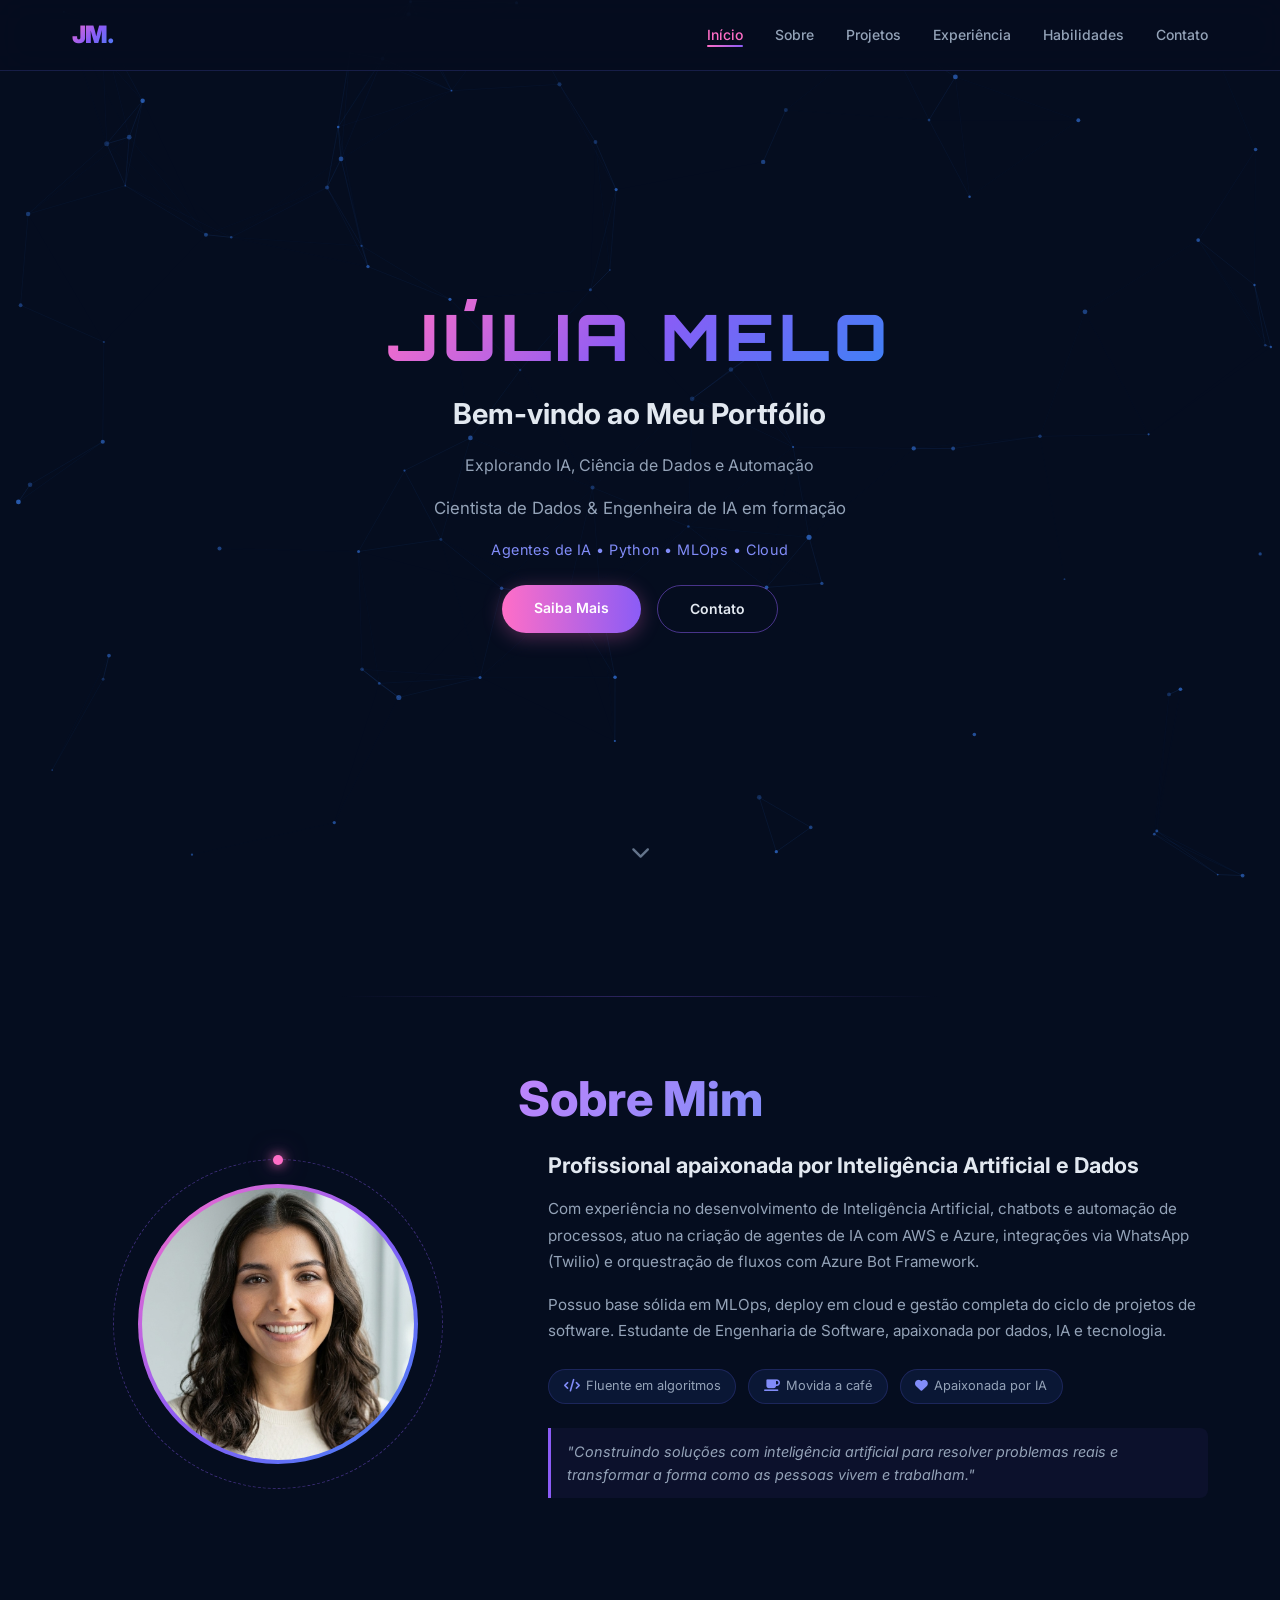
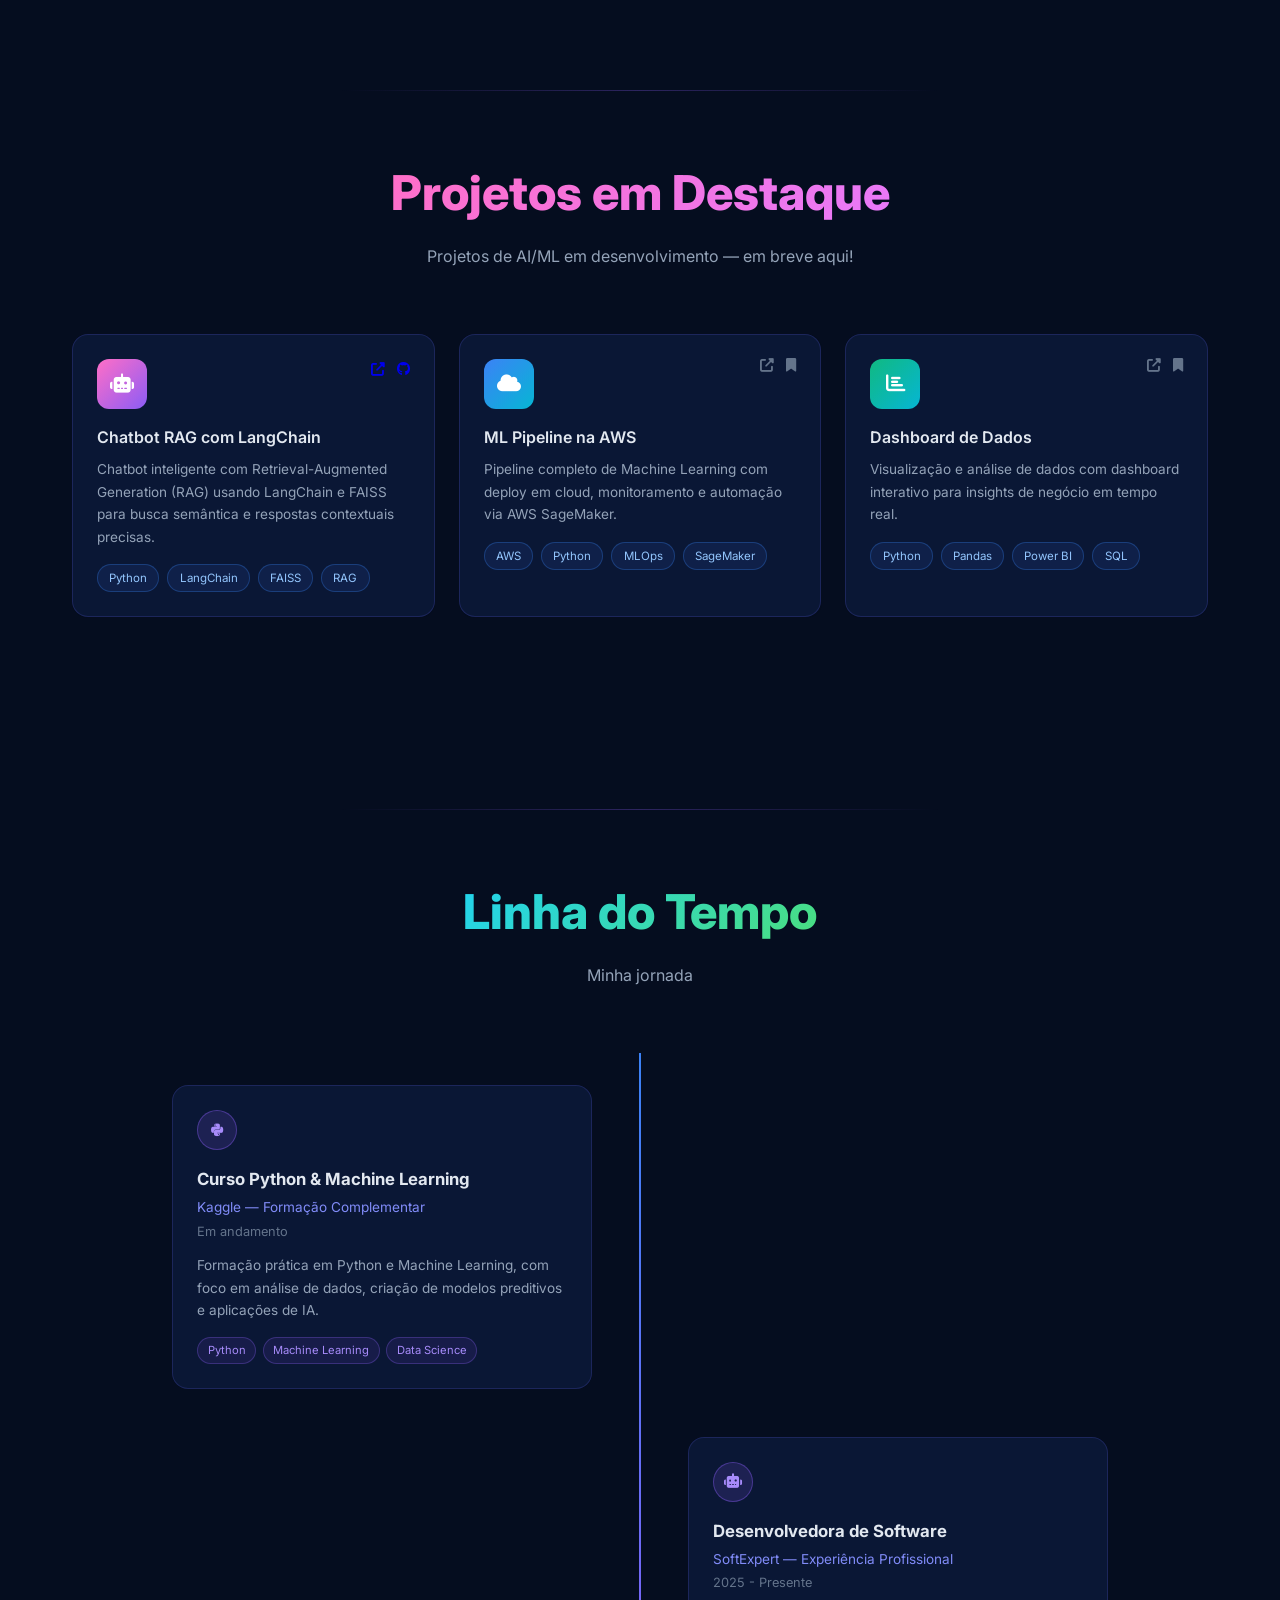
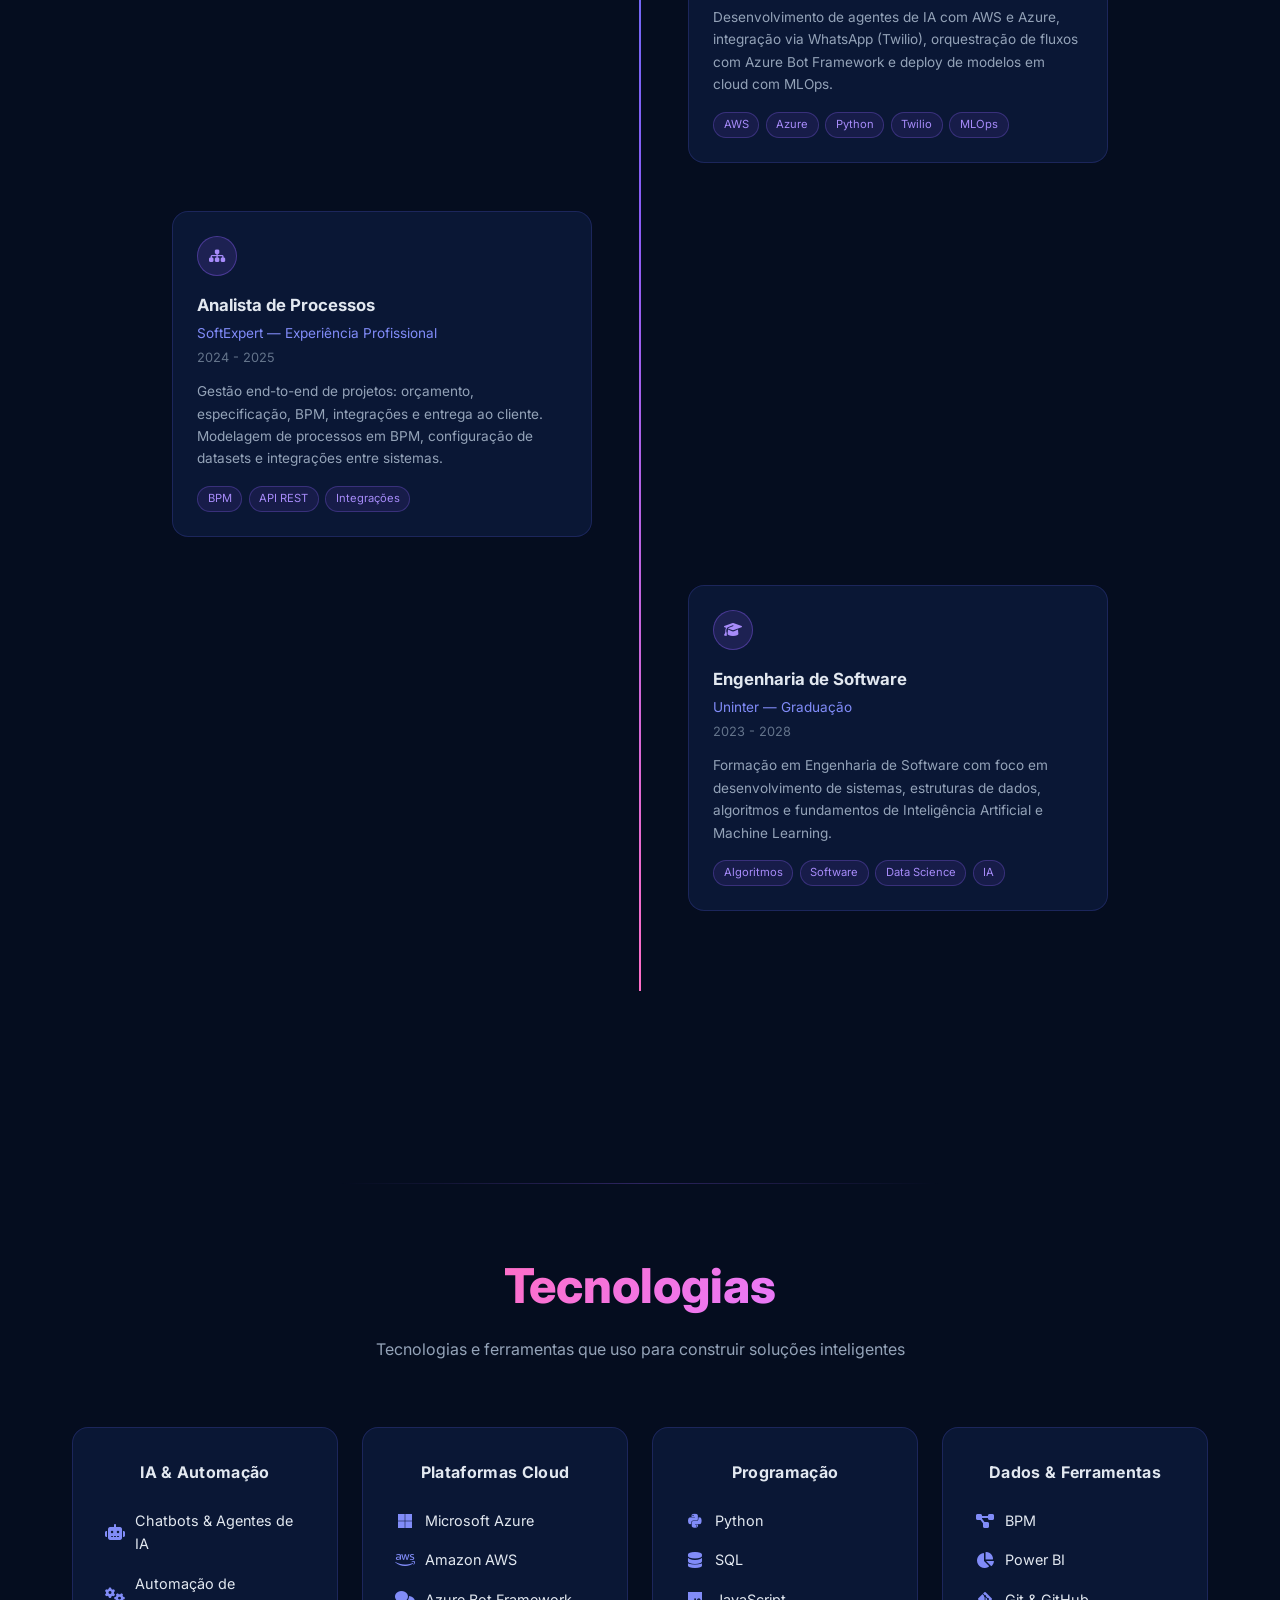
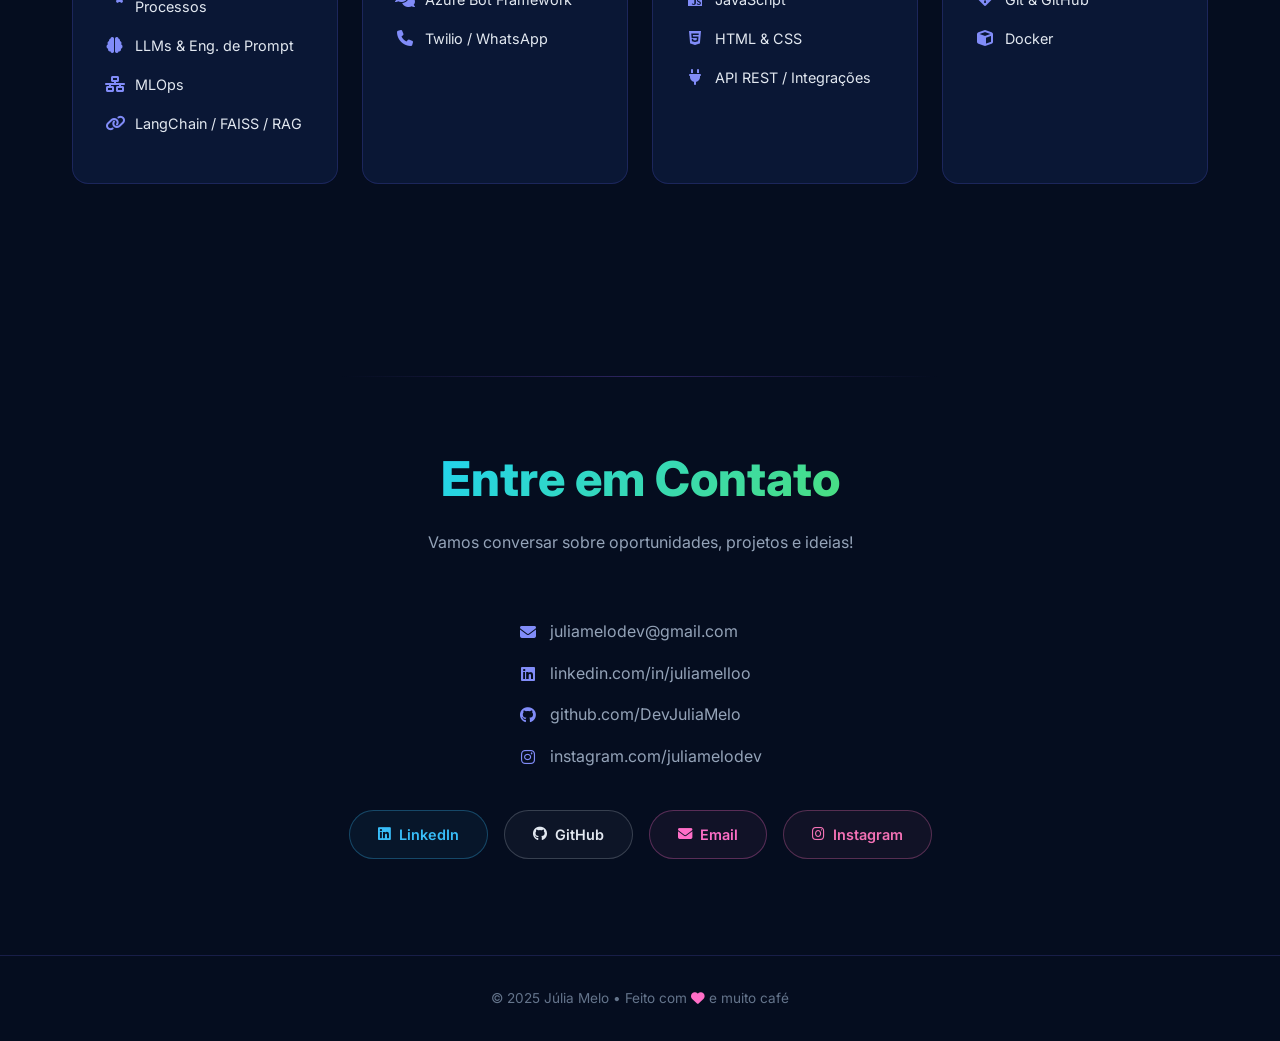
<file: index.html>
<!DOCTYPE html>
<html lang="pt-BR">
<head>
    <meta charset="UTF-8">
    <meta name="viewport" content="width=device-width, initial-scale=1.0">
    <title>Júlia Melo | Data Scientist & AI Engineer</title>
    <link rel="preconnect" href="https://fonts.googleapis.com">
    <link rel="preconnect" href="https://fonts.gstatic.com" crossorigin>
    <link href="https://fonts.googleapis.com/css2?family=Inter:wght@300;400;500;600;700;800;900&family=Orbitron:wght@700;900&display=swap" rel="stylesheet">
    <link rel="stylesheet" href="https://cdnjs.cloudflare.com/ajax/libs/font-awesome/6.5.0/css/all.min.css">
    <link rel="stylesheet" href="css/style.css">
</head>
<body>

    <canvas id="network-canvas"></canvas>

    <!-- Navegação -->
    <nav id="navbar">
        <div class="nav-container">
            <div class="nav-logo">JM<span class="dot">.</span></div>
            <ul class="nav-links" id="navLinks">
                <li><a href="#hero">Início</a></li>
                <li><a href="#about">Sobre</a></li>
                <li><a href="#projects">Projetos</a></li>
                <li><a href="#timeline">Experiência</a></li>
                <li><a href="#skills">Habilidades</a></li>
                <li><a href="#contact">Contato</a></li>
            </ul>
            <button class="nav-toggle" id="navToggle">
                <i class="fas fa-bars"></i>
            </button>
        </div>
    </nav>

    <!-- Hero Section -->
    <section id="hero">
        <div class="hero-content">
            <h1 class="hero-name">JÚLIA MELO</h1>
            <h2 class="hero-welcome">Bem-vindo ao Meu Portfólio</h2>
            <p class="hero-tagline">Explorando IA, Ciência de Dados e Automação</p>
            <p class="hero-role">Cientista de Dados & Engenheira de IA em formação</p>
            <p class="hero-tags">Agentes de IA &bull; Python &bull; MLOps &bull; Cloud</p>

            <div class="hero-buttons">
                <a href="#about" class="btn btn-primary">Saiba Mais</a>
                <a href="#contact" class="btn btn-outline">Contato</a>
            </div>
        </div>

        <div class="scroll-indicator">
            <i class="fas fa-chevron-down"></i>
        </div>
    </section>

    <!-- About Section -->
    <section id="about">
        <div class="container">
            <h2 class="section-title"><span class="gradient-purple">Sobre Mim</span></h2>
            <div class="about-grid">
                <div class="about-photo-wrapper fade-in">
                    <div class="photo-circle">
                        <img src="assets/julia.jpeg" alt="Júlia Melo" class="profile-photo">
                    </div>
                    <div class="photo-orbit"></div>
                </div>
                <div class="about-text fade-in">
                    <h3 class="about-headline">Profissional apaixonada por Inteligência Artificial e Dados</h3>
                    <p>Com experiência no desenvolvimento de Inteligência Artificial, chatbots e automação de processos, atuo na criação de agentes de IA com AWS e Azure, integrações via WhatsApp (Twilio) e orquestração de fluxos com Azure Bot Framework.</p>
                    <p>Possuo base sólida em MLOps, deploy em cloud e gestão completa do ciclo de projetos de software. Estudante de Engenharia de Software, apaixonada por dados, IA e tecnologia.</p>
                    <div class="about-badges">
                        <div class="badge">
                            <i class="fas fa-code"></i>
                            <span>Fluente em algoritmos</span>
                        </div>
                        <div class="badge">
                            <i class="fas fa-coffee"></i>
                            <span>Movida a café</span>
                        </div>
                        <div class="badge">
                            <i class="fas fa-heart"></i>
                            <span>Apaixonada por IA</span>
                        </div>
                    </div>
                    <blockquote class="about-quote">
                        "Construindo soluções com inteligência artificial para resolver problemas reais e transformar a forma como as pessoas vivem e trabalham."
                    </blockquote>
                </div>
            </div>
        </div>
    </section>

    <!-- Projects Section -->
    <section id="projects">
        <div class="container">
            <h2 class="section-title"><span class="gradient-pink">Projetos em Destaque</span></h2>
            <p class="section-subtitle">Projetos de AI/ML em desenvolvimento — em breve aqui!</p>
            <div class="projects-grid">

                <div class="project-card fade-in">
                    <div class="project-icon" style="background: linear-gradient(135deg, #ff6ec7, #8b5cf6);">
                        <i class="fas fa-robot"></i>
                    </div>
                    <div class="project-links">
                        <a href="https://devjuliamelo.github.io/chatbot/" target="_blank" title="Ver projeto ao vivo">
                            <i class="fas fa-external-link-alt"></i>
                        </a>
                        <a href="https://github.com/DevJuliaMelo/chatbot-food" target="_blank" title="Ver no GitHub">
                            <i class="fab fa-github"></i>
                        </a>
                    </div>
                    <h3>Chatbot RAG com LangChain</h3>
                    <p>Chatbot inteligente com Retrieval-Augmented Generation (RAG) usando LangChain e FAISS para busca semântica e respostas contextuais precisas.</p>
                    <div class="project-tags">
                        <span>Python</span>
                        <span>LangChain</span>
                        <span>FAISS</span>
                        <span>RAG</span>
                    </div>
                </div>

                <div class="project-card fade-in">
                    <div class="project-icon" style="background: linear-gradient(135deg, #3b82f6, #06b6d4);">
                        <i class="fas fa-cloud"></i>
                    </div>
                    <div class="project-links">
                        <i class="fas fa-external-link-alt" title="Ver projeto"></i>
                        <i class="fas fa-bookmark" title="Salvar"></i>
                    </div>
                    <h3>ML Pipeline na AWS</h3>
                    <p>Pipeline completo de Machine Learning com deploy em cloud, monitoramento e automação via AWS SageMaker.</p>
                    <div class="project-tags">
                        <span>AWS</span>
                        <span>Python</span>
                        <span>MLOps</span>
                        <span>SageMaker</span>
                    </div>
                    <div class="coming-soon-overlay">
                        <i class="fas fa-lock"></i>
                        <span>Em Breve</span>
                    </div>
                </div>

                <div class="project-card fade-in">
                    <div class="project-icon" style="background: linear-gradient(135deg, #10b981, #06b6d4);">
                        <i class="fas fa-chart-bar"></i>
                    </div>
                    <div class="project-links">
                        <i class="fas fa-external-link-alt" title="Ver projeto"></i>
                        <i class="fas fa-bookmark" title="Salvar"></i>
                    </div>
                    <h3>Dashboard de Dados</h3>
                    <p>Visualização e análise de dados com dashboard interativo para insights de negócio em tempo real.</p>
                    <div class="project-tags">
                        <span>Python</span>
                        <span>Pandas</span>
                        <span>Power BI</span>
                        <span>SQL</span>
                    </div>
                    <div class="coming-soon-overlay">
                        <i class="fas fa-lock"></i>
                        <span>Em Breve</span>
                    </div>
                </div>

            </div>
        </div>
    </section>

    <!-- Experience Timeline -->
    <section id="timeline">
        <div class="container">
            <h2 class="section-title"><span class="gradient-cyan">Linha do Tempo</span></h2>
            <p class="section-subtitle">Minha jornada</p>
            <div class="timeline">
                <div class="timeline-line"></div>

                <div class="timeline-item left fade-in">
                    <div class="timeline-card">
                        <div class="timeline-icon">
                            <i class="fab fa-python"></i>
                        </div>
                        <h3>Curso Python & Machine Learning</h3>
                        <p class="timeline-company">Kaggle — Formação Complementar</p>
                        <p class="timeline-date">Em andamento</p>
                        <p class="timeline-desc">Formação prática em Python e Machine Learning, com foco em análise de dados, criação de modelos preditivos e aplicações de IA.</p>
                        <div class="timeline-tags">
                            <span>Python</span>
                            <span>Machine Learning</span>
                            <span>Data Science</span>
                        </div>
                    </div>
                </div>

                <div class="timeline-item right fade-in">
                    <div class="timeline-card">
                        <div class="timeline-icon">
                            <i class="fas fa-robot"></i>
                        </div>
                        <h3>Desenvolvedora de Software</h3>
                        <p class="timeline-company">SoftExpert — Experiência Profissional</p>
                        <p class="timeline-date">2025 - Presente</p>
                        <p class="timeline-desc">Desenvolvimento de agentes de IA com AWS e Azure, integração via WhatsApp (Twilio), orquestração de fluxos com Azure Bot Framework e deploy de modelos em cloud com MLOps.</p>
                        <div class="timeline-tags">
                            <span>AWS</span>
                            <span>Azure</span>
                            <span>Python</span>
                            <span>Twilio</span>
                            <span>MLOps</span>
                        </div>
                    </div>
                </div>

                <div class="timeline-item left fade-in">
                    <div class="timeline-card">
                        <div class="timeline-icon">
                            <i class="fas fa-sitemap"></i>
                        </div>
                        <h3>Analista de Processos</h3>
                        <p class="timeline-company">SoftExpert — Experiência Profissional</p>
                        <p class="timeline-date">2024 - 2025</p>
                        <p class="timeline-desc">Gestão end-to-end de projetos: orçamento, especificação, BPM, integrações e entrega ao cliente. Modelagem de processos em BPM, configuração de datasets e integrações entre sistemas.</p>
                        <div class="timeline-tags">
                            <span>BPM</span>
                            <span>API REST</span>
                            <span>Integrações</span>
                        </div>
                    </div>
                </div>


                <div class="timeline-item right fade-in">
                    <div class="timeline-card">
                        <div class="timeline-icon">
                            <i class="fas fa-graduation-cap"></i>
                        </div>
                        <h3>Engenharia de Software</h3>
                        <p class="timeline-company">Uninter — Graduação</p>
                        <p class="timeline-date">2023 - 2028</p>
                        <p class="timeline-desc">Formação em Engenharia de Software com foco em desenvolvimento de sistemas, estruturas de dados, algoritmos e fundamentos de Inteligência Artificial e Machine Learning.</p>
                        <div class="timeline-tags">
                            <span>Algoritmos</span>
                            <span>Software</span>
                            <span>Data Science</span>
                            <span>IA</span>
                        </div>
                    </div>
                </div>

            </div>
        </div>
    </section>

    <!-- Tech Stack -->
    <section id="skills">
        <div class="container">
            <h2 class="section-title"><span class="gradient-pink">Tecnologias</span></h2>
            <p class="section-subtitle">Tecnologias e ferramentas que uso para construir soluções inteligentes</p>
            <div class="skills-grid">

                <div class="skill-card fade-in">
                    <h3>IA & Automação</h3>
                    <div class="skill-item">
                        <i class="fas fa-robot skill-icon"></i>
                        <span>Chatbots & Agentes de IA</span>
                    </div>
                    <div class="skill-item">
                        <i class="fas fa-cogs skill-icon"></i>
                        <span>Automação de Processos</span>
                    </div>
                    <div class="skill-item">
                        <i class="fas fa-brain skill-icon"></i>
                        <span>LLMs & Eng. de Prompt</span>
                    </div>
                    <div class="skill-item">
                        <i class="fas fa-network-wired skill-icon"></i>
                        <span>MLOps</span>
                    </div>
                    <div class="skill-item">
                        <i class="fas fa-link skill-icon"></i>
                        <span>LangChain / FAISS / RAG</span>
                    </div>
                </div>

                <div class="skill-card fade-in">
                    <h3>Plataformas Cloud</h3>
                    <div class="skill-item">
                        <i class="fab fa-microsoft skill-icon"></i>
                        <span>Microsoft Azure</span>
                    </div>
                    <div class="skill-item">
                        <i class="fab fa-aws skill-icon"></i>
                        <span>Amazon AWS</span>
                    </div>
                    <div class="skill-item">
                        <i class="fas fa-comments skill-icon"></i>
                        <span>Azure Bot Framework</span>
                    </div>
                    <div class="skill-item">
                        <i class="fas fa-phone skill-icon"></i>
                        <span>Twilio / WhatsApp</span>
                    </div>
                </div>

                <div class="skill-card fade-in">
                    <h3>Programação</h3>
                    <div class="skill-item">
                        <i class="fab fa-python skill-icon"></i>
                        <span>Python</span>
                    </div>
                    <div class="skill-item">
                        <i class="fas fa-database skill-icon"></i>
                        <span>SQL</span>
                    </div>
                    <div class="skill-item">
                        <i class="fab fa-js skill-icon"></i>
                        <span>JavaScript</span>
                    </div>
                    <div class="skill-item">
                        <i class="fab fa-html5 skill-icon"></i>
                        <span>HTML & CSS</span>
                    </div>
                    <div class="skill-item">
                        <i class="fas fa-plug skill-icon"></i>
                        <span>API REST / Integrações</span>
                    </div>
                </div>

                <div class="skill-card fade-in">
                    <h3>Dados & Ferramentas</h3>
                    <div class="skill-item">
                        <i class="fas fa-project-diagram skill-icon"></i>
                        <span>BPM</span>
                    </div>
                    <div class="skill-item">
                        <i class="fas fa-chart-pie skill-icon"></i>
                        <span>Power BI</span>
                    </div>
                    <div class="skill-item">
                        <i class="fab fa-git-alt skill-icon"></i>
                        <span>Git & GitHub</span>
                    </div>
                    <div class="skill-item">
                        <i class="fas fa-cube skill-icon"></i>
                        <span>Docker</span>
                    </div>
                </div>

            </div>
        </div>
    </section>

    <!-- Contact Section -->
    <section id="contact">
        <div class="container">
            <h2 class="section-title"><span class="gradient-cyan">Entre em Contato</span></h2>
            <p class="section-subtitle">Vamos conversar sobre oportunidades, projetos e ideias!</p>
            <div class="contact-content fade-in">
                <div class="contact-info">
                    <div class="contact-item">
                        <i class="fas fa-envelope"></i>
                        <a href="mailto:juliamelodev@gmail.com">juliamelodev@gmail.com</a>
                    </div>
                    <div class="contact-item">
                        <i class="fab fa-linkedin"></i>
                        <a href="https://www.linkedin.com/in/juliamelloo" target="_blank">linkedin.com/in/juliamelloo</a>
                    </div>
                    <div class="contact-item">
                        <i class="fab fa-github"></i>
                        <a href="https://github.com/DevJuliaMelo" target="_blank">github.com/DevJuliaMelo</a>
                    </div>
                    <div class="contact-item">
                        <i class="fab fa-instagram"></i>
                        <a href="https://www.instagram.com/juliamelodev/" target="_blank">instagram.com/juliamelodev</a>
                    </div>
                </div>
                <div class="contact-social">
                    <a href="https://www.linkedin.com/in/juliamelloo" target="_blank" class="social-btn linkedin">
                        <i class="fab fa-linkedin"></i>
                        <span>LinkedIn</span>
                    </a>
                    <a href="https://github.com/DevJuliaMelo" target="_blank" class="social-btn github">
                        <i class="fab fa-github"></i>
                        <span>GitHub</span>
                    </a>
                    <a href="mailto:juliamelodev@gmail.com" class="social-btn email">
                        <i class="fas fa-envelope"></i>
                        <span>Email</span>
                    </a>
                    <a href="https://www.instagram.com/juliamelodev/" target="_blank" class="social-btn instagram">
                        <i class="fab fa-instagram"></i>
                        <span>Instagram</span>
                    </a>
                </div>
            </div>
        </div>
    </section>

    <!-- Footer -->
    <footer>
        <p>© 2025 Júlia Melo &bull; Feito com <i class="fas fa-heart" style="color: #ff6ec7;"></i> e muito café</p>
    </footer>

    <script src="js/main.js"></script>
</body>
</html>
</file>
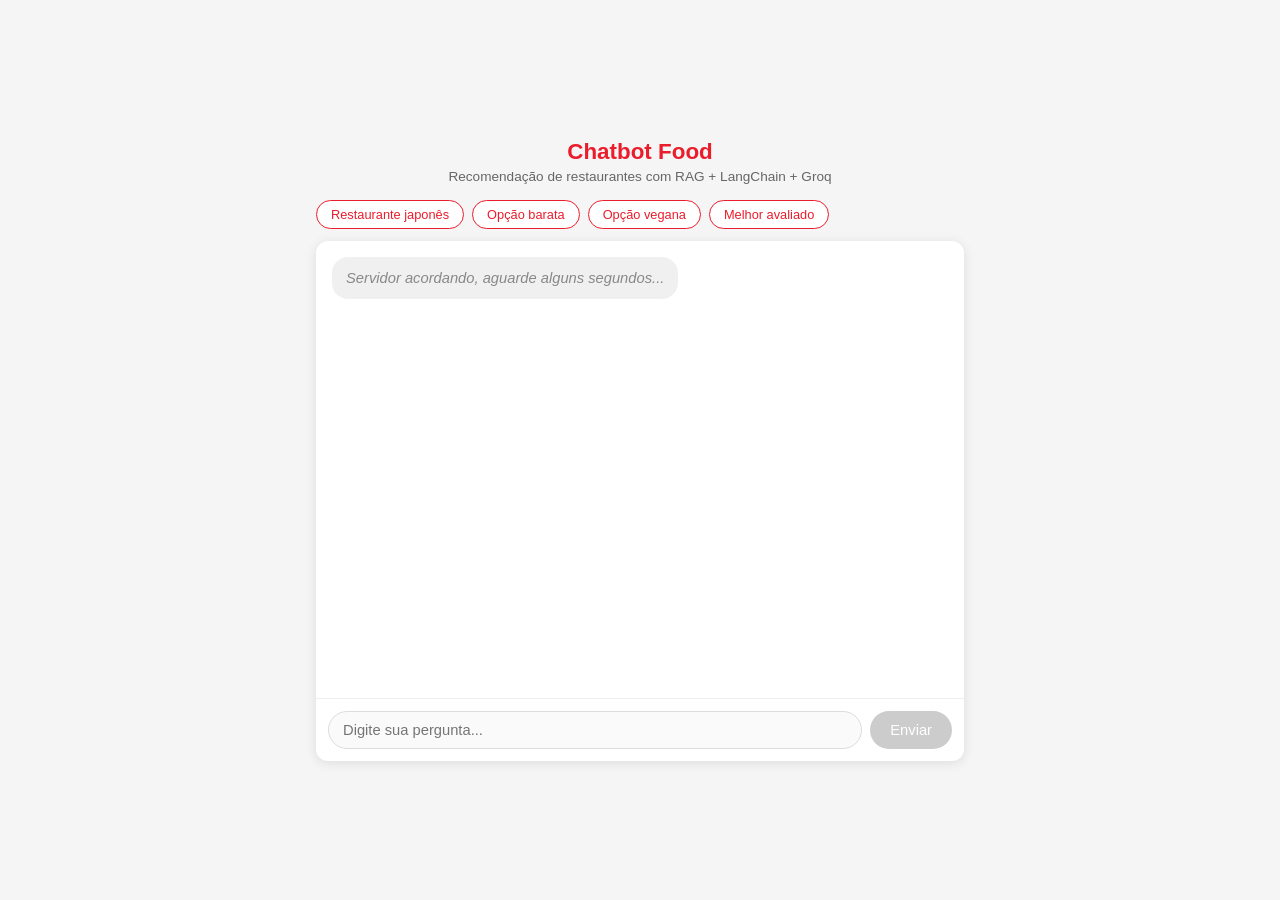
<file: chatbot/index.html>
<!DOCTYPE html>
<html lang="pt-BR">
<head>
  <meta charset="UTF-8" />
  <meta name="viewport" content="width=device-width, initial-scale=1.0" />
  <title>Chatbot Food - RAG com LangChain</title>
  <style>
    * { box-sizing: border-box; margin: 0; padding: 0; }

    body {
      font-family: 'Segoe UI', sans-serif;
      background: #f5f5f5;
      display: flex;
      justify-content: center;
      align-items: center;
      min-height: 100vh;
    }

    .container {
      width: 100%;
      max-width: 680px;
      padding: 16px;
    }

    header {
      text-align: center;
      margin-bottom: 16px;
    }

    header h1 {
      font-size: 1.4rem;
      color: #ea1d2c;
    }

    header p {
      font-size: 0.85rem;
      color: #666;
      margin-top: 4px;
    }

    .chat-box {
      background: #fff;
      border-radius: 12px;
      box-shadow: 0 2px 12px rgba(0,0,0,0.1);
      display: flex;
      flex-direction: column;
      height: 520px;
    }

    .messages {
      flex: 1;
      overflow-y: auto;
      padding: 16px;
      display: flex;
      flex-direction: column;
      gap: 12px;
    }

    .message {
      max-width: 78%;
      padding: 10px 14px;
      border-radius: 16px;
      font-size: 0.92rem;
      line-height: 1.5;
    }

    .message.bot {
      background: #f0f0f0;
      color: #222;
      align-self: flex-start;
      border-bottom-left-radius: 4px;
    }

    .message.user {
      background: #ea1d2c;
      color: #fff;
      align-self: flex-end;
      border-bottom-right-radius: 4px;
    }

    .message.loading {
      background: #f0f0f0;
      color: #888;
      align-self: flex-start;
      font-style: italic;
    }

    .input-area {
      display: flex;
      gap: 8px;
      padding: 12px;
      border-top: 1px solid #eee;
    }

    .input-area input {
      flex: 1;
      padding: 10px 14px;
      border: 1px solid #ddd;
      border-radius: 24px;
      font-size: 0.92rem;
      outline: none;
      transition: border-color 0.2s;
    }

    .input-area input:focus {
      border-color: #ea1d2c;
    }

    .input-area button {
      background: #ea1d2c;
      color: #fff;
      border: none;
      border-radius: 24px;
      padding: 10px 20px;
      font-size: 0.92rem;
      cursor: pointer;
      transition: background 0.2s;
    }

    .input-area button:hover { background: #c9161f; }
    .input-area button:disabled { background: #ccc; cursor: not-allowed; }

    .suggestions {
      display: flex;
      flex-wrap: wrap;
      gap: 8px;
      margin-bottom: 12px;
    }

    .suggestions button {
      background: #fff;
      border: 1px solid #ea1d2c;
      color: #ea1d2c;
      border-radius: 20px;
      padding: 6px 14px;
      font-size: 0.8rem;
      cursor: pointer;
      transition: all 0.2s;
    }

    .suggestions button:hover {
      background: #ea1d2c;
      color: #fff;
    }
  </style>
</head>
<body>
  <div class="container">
    <header>
      <h1>Chatbot Food</h1>
      <p>Recomendação de restaurantes com RAG + LangChain + Groq</p>
    </header>

    <div class="suggestions">
      <button onclick="enviar('Qual restaurante japonês você recomenda?')">Restaurante japonês</button>
      <button onclick="enviar('Quero algo barato')">Opção barata</button>
      <button onclick="enviar('Tem opção vegana?')">Opção vegana</button>
      <button onclick="enviar('Melhor avaliado?')">Melhor avaliado</button>
    </div>

    <div class="chat-box">
      <div class="messages" id="messages">
      </div>
      <div class="input-area">
        <input
          type="text"
          id="input"
          placeholder="Digite sua pergunta..."
          onkeydown="if(event.key==='Enter') enviar()"
        />
        <button id="btn" onclick="enviar()">Enviar</button>
      </div>
    </div>
  </div>

  <script>
    const API_URL = "https://chatbot-food.onrender.com";

    async function verificarServidor() {
      const btn = document.getElementById("btn");
      const input = document.getElementById("input");
      btn.disabled = true;
      input.disabled = true;

      const aviso = adicionarMensagem("Servidor acordando, aguarde alguns segundos...", "loading");

      while (true) {
        try {
          const res = await fetch(`${API_URL}/`);
          if (res.ok) {
            aviso.remove();
            adicionarMensagem("Pronto! Como posso ajudar você hoje?", "bot");
            btn.disabled = false;
            input.disabled = false;
            input.focus();
            break;
          }
        } catch {}
        await new Promise(r => setTimeout(r, 4000));
      }
    }

    async function enviar(texto) {
      const input = document.getElementById("input");
      const btn = document.getElementById("btn");
      const pergunta = texto || input.value.trim();
      if (!pergunta) return;

      input.value = "";
      btn.disabled = true;
      adicionarMensagem(pergunta, "user");

      const loading = adicionarMensagem("Digitando...", "loading");

      try {
        const res = await fetch(`${API_URL}/perguntar`, {
          method: "POST",
          headers: { "Content-Type": "application/json" },
          body: JSON.stringify({ pergunta })
        });
        const data = await res.json();
        loading.remove();
        adicionarMensagem(data.resposta, "bot");
      } catch {
        loading.remove();
        adicionarMensagem("Erro ao conectar com o servidor. Tente novamente.", "bot");
      } finally {
        btn.disabled = false;
        input.focus();
      }
    }

    function adicionarMensagem(texto, tipo) {
      const messages = document.getElementById("messages");
      const div = document.createElement("div");
      div.className = `message ${tipo}`;
      div.textContent = texto;
      messages.appendChild(div);
      messages.scrollTop = messages.scrollHeight;
      return div;
    }

    verificarServidor();
  </script>
</body>
</html>
</file>
<file: css/style.css>
/* ===========================
   CSS Custom Properties
   =========================== */
:root {
    --bg-primary: #050d1f;
    --bg-card: rgba(13, 27, 62, 0.75);
    --bg-card-hover: rgba(20, 40, 90, 0.9);
    --text-primary: #e2e8f0;
    --text-secondary: #94a3b8;
    --text-muted: #64748b;
    --gradient-main: linear-gradient(135deg, #ff6ec7, #8b5cf6, #3b82f6);
    --gradient-bar: linear-gradient(90deg, #ff6ec7, #8b5cf6);
    --border-color: rgba(99, 102, 241, 0.2);
    --border-glow: rgba(139, 92, 246, 0.5);
}

/* ===========================
   Reset & Base
   =========================== */
*, *::before, *::after {
    margin: 0;
    padding: 0;
    box-sizing: border-box;
}

html { scroll-behavior: smooth; }

body {
    font-family: 'Inter', sans-serif;
    background-color: var(--bg-primary);
    color: var(--text-primary);
    overflow-x: hidden;
    line-height: 1.6;
}

/* ===========================
   Canvas Background
   =========================== */
#network-canvas {
    position: fixed;
    top: 0;
    left: 0;
    width: 100%;
    height: 100%;
    z-index: 0;
    pointer-events: none;
}

/* ===========================
   Container
   =========================== */
.container {
    max-width: 1200px;
    margin: 0 auto;
    padding: 0 2rem;
    position: relative;
    z-index: 1;
}

/* ===========================
   Navigation
   =========================== */
#navbar {
    position: fixed;
    top: 0;
    left: 0;
    right: 0;
    z-index: 1000;
    background: rgba(5, 13, 31, 0.8);
    backdrop-filter: blur(16px);
    -webkit-backdrop-filter: blur(16px);
    border-bottom: 1px solid var(--border-color);
    transition: all 0.3s ease;
}

#navbar.scrolled {
    background: rgba(5, 13, 31, 0.97);
    box-shadow: 0 4px 30px rgba(0, 0, 0, 0.5);
}

.nav-container {
    max-width: 1200px;
    margin: 0 auto;
    padding: 1rem 2rem;
    display: flex;
    justify-content: space-between;
    align-items: center;
}

.nav-logo {
    font-size: 1.5rem;
    font-weight: 900;
    background: var(--gradient-main);
    -webkit-background-clip: text;
    -webkit-text-fill-color: transparent;
    background-clip: text;
    letter-spacing: -1px;
}

.nav-links {
    display: flex;
    list-style: none;
    gap: 2rem;
}

.nav-links a {
    color: var(--text-secondary);
    text-decoration: none;
    font-size: 0.875rem;
    font-weight: 500;
    transition: color 0.3s;
    position: relative;
}

.nav-links a::after {
    content: '';
    position: absolute;
    bottom: -4px;
    left: 0;
    width: 0;
    height: 2px;
    background: var(--gradient-bar);
    border-radius: 2px;
    transition: width 0.3s;
}

.nav-links a:hover { color: var(--text-primary); }
.nav-links a:hover::after { width: 100%; }

.nav-links a.active { color: #ff6ec7; }
.nav-links a.active::after { width: 100%; }

.nav-toggle {
    display: none;
    background: none;
    border: none;
    color: var(--text-primary);
    font-size: 1.2rem;
    cursor: pointer;
    padding: 0.25rem;
}

/* ===========================
   Sections — sem fundo, separadores suaves
   =========================== */
section {
    background: transparent;
    position: relative;
    z-index: 1;
}

section:not(#hero)::before {
    content: '';
    display: block;
    width: 60%;
    max-width: 600px;
    height: 1px;
    background: linear-gradient(90deg, transparent, rgba(139, 92, 246, 0.3), transparent);
    margin: 0 auto 4rem;
}

/* ===========================
   Section Titles
   =========================== */
.section-title {
    font-size: clamp(2rem, 5vw, 3rem);
    font-weight: 800;
    text-align: center;
    margin-bottom: 0.75rem;
}

/* Gradiente aplicado no <span> interno (inline) para que background-clip: text funcione */
.gradient-purple {
    background: linear-gradient(135deg, #c084fc, #818cf8);
    -webkit-background-clip: text;
    -webkit-text-fill-color: transparent;
    background-clip: text;
}

.gradient-pink {
    background: linear-gradient(135deg, #ff6ec7, #e879f9);
    -webkit-background-clip: text;
    -webkit-text-fill-color: transparent;
    background-clip: text;
}

.gradient-cyan {
    background: linear-gradient(135deg, #22d3ee, #4ade80);
    -webkit-background-clip: text;
    -webkit-text-fill-color: transparent;
    background-clip: text;
}

.section-subtitle {
    text-align: center;
    color: var(--text-secondary);
    margin-bottom: 4rem;
    font-size: 1rem;
}

/* ===========================
   Hero Section
   =========================== */
#hero {
    min-height: 100vh;
    display: flex;
    flex-direction: column;
    align-items: center;
    justify-content: center;
    text-align: center;
    position: relative;
    z-index: 1;
    padding: 6rem 2rem 4rem;
}

.hero-content {
    display: flex;
    flex-direction: column;
    align-items: center;
    gap: 1rem;
}

.hero-name {
    font-family: 'Orbitron', 'Inter', sans-serif;
    font-size: clamp(2rem, 5.5vw, 4rem);
    font-weight: 900;
    letter-spacing: 0.08em;
    background: var(--gradient-main);
    -webkit-background-clip: text;
    -webkit-text-fill-color: transparent;
    background-clip: text;
    animation: fadeInDown 1s ease both;
    line-height: 1.2;
}

.hero-welcome {
    font-size: clamp(1.2rem, 3vw, 1.8rem);
    font-weight: 700;
    color: var(--text-primary);
    animation: fadeInUp 1s ease 0.2s both;
}

.hero-tagline {
    font-size: 1rem;
    color: var(--text-secondary);
    animation: fadeInUp 1s ease 0.35s both;
}

.hero-icons {
    display: flex;
    gap: 1.5rem;
    margin: 0.75rem 0;
    animation: fadeInUp 1s ease 0.5s both;
}

.hero-icon-circle {
    width: 70px;
    height: 70px;
    border-radius: 50%;
    background: rgba(139, 92, 246, 0.12);
    border: 1px solid rgba(139, 92, 246, 0.35);
    display: flex;
    align-items: center;
    justify-content: center;
    font-size: 1.6rem;
    color: #a78bfa;
    transition: all 0.35s cubic-bezier(0.34, 1.56, 0.64, 1);
    cursor: default;
}

.hero-icon-circle:hover {
    background: rgba(139, 92, 246, 0.25);
    border-color: #ff6ec7;
    transform: translateY(-8px) scale(1.15);
    box-shadow: 0 15px 35px rgba(255, 110, 199, 0.35);
    color: #ff6ec7;
}

.hero-role {
    font-size: 1.05rem;
    color: var(--text-secondary);
    animation: fadeInUp 1s ease 0.6s both;
}

.hero-tags {
    color: #818cf8;
    font-size: 0.9rem;
    animation: fadeInUp 1s ease 0.7s both;
    letter-spacing: 0.03em;
}

.hero-buttons {
    display: flex;
    gap: 1rem;
    margin-top: 0.5rem;
    animation: fadeInUp 1s ease 0.85s both;
}

.btn {
    padding: 0.75rem 2rem;
    border-radius: 50px;
    text-decoration: none;
    font-weight: 600;
    font-size: 0.875rem;
    transition: all 0.3s;
    cursor: pointer;
    border: none;
}

.btn-primary {
    background: var(--gradient-bar);
    color: white;
    box-shadow: 0 4px 20px rgba(255, 110, 199, 0.3);
}

.btn-primary:hover {
    transform: translateY(-3px);
    box-shadow: 0 10px 30px rgba(255, 110, 199, 0.5);
}

.btn-outline {
    border: 1px solid rgba(139, 92, 246, 0.5);
    color: var(--text-primary);
    background: transparent;
}

.btn-outline:hover {
    border-color: #8b5cf6;
    background: rgba(139, 92, 246, 0.12);
    transform: translateY(-3px);
}

.scroll-indicator {
    position: absolute;
    bottom: 2rem;
    left: 50%;
    transform: translateX(-50%);
    color: var(--text-muted);
    font-size: 1.2rem;
    animation: bounce 2s infinite;
    z-index: 1;
}

/* ===========================
   About Section
   =========================== */
#about {
    padding: 6rem 0;
}

.about-grid {
    display: grid;
    grid-template-columns: 1fr 1.6fr;
    gap: 4rem;
    align-items: center;
}

.about-photo-wrapper {
    position: relative;
    display: flex;
    align-items: center;
    justify-content: center;
}

.photo-circle {
    width: 280px;
    height: 280px;
    border-radius: 50%;
    padding: 4px;
    background: var(--gradient-main);
    position: relative;
    z-index: 1;
}

.profile-photo {
    width: 100%;
    height: 100%;
    border-radius: 50%;
    object-fit: cover;
    object-position: center top;
    display: block;
}

.photo-orbit {
    position: absolute;
    width: 330px;
    height: 330px;
    border-radius: 50%;
    border: 1px dashed rgba(139, 92, 246, 0.4);
    animation: rotate 18s linear infinite;
}

.photo-orbit::before {
    content: '';
    position: absolute;
    top: -5px;
    left: 50%;
    width: 10px;
    height: 10px;
    border-radius: 50%;
    background: #ff6ec7;
    transform: translateX(-50%);
    box-shadow: 0 0 12px #ff6ec7, 0 0 24px rgba(255, 110, 199, 0.5);
}

.about-headline {
    font-size: 1.35rem;
    font-weight: 700;
    color: var(--text-primary);
    margin-bottom: 1rem;
    line-height: 1.4;
}

.about-text p {
    color: var(--text-secondary);
    margin-bottom: 1rem;
    font-size: 0.95rem;
    line-height: 1.75;
}

.about-badges {
    display: flex;
    gap: 0.75rem;
    flex-wrap: wrap;
    margin: 1.5rem 0;
}

.badge {
    display: flex;
    align-items: center;
    gap: 0.4rem;
    font-size: 0.8rem;
    color: var(--text-secondary);
    padding: 0.4rem 0.9rem;
    background: var(--bg-card);
    border-radius: 50px;
    border: 1px solid var(--border-color);
    backdrop-filter: blur(8px);
    transition: all 0.3s;
}

.badge:hover {
    border-color: rgba(139, 92, 246, 0.5);
    color: var(--text-primary);
}

.badge i { color: #818cf8; }

.about-quote {
    border-left: 3px solid #8b5cf6;
    padding: 0.75rem 1rem;
    color: var(--text-secondary);
    font-style: italic;
    font-size: 0.9rem;
    background: rgba(139, 92, 246, 0.06);
    border-radius: 0 8px 8px 0;
    margin-top: 1rem;
}

/* ===========================
   Projects Section
   =========================== */
#projects {
    padding: 6rem 0;
}

.projects-grid {
    display: grid;
    grid-template-columns: repeat(3, 1fr);
    gap: 1.5rem;
}

.project-card {
    background: var(--bg-card);
    border: 1px solid var(--border-color);
    border-radius: 16px;
    padding: 1.5rem;
    position: relative;
    backdrop-filter: blur(12px);
    -webkit-backdrop-filter: blur(12px);
    transition: all 0.35s;
    overflow: hidden;
}

.project-card:hover {
    border-color: var(--border-glow);
    transform: translateY(-6px);
    box-shadow: 0 20px 50px rgba(0, 0, 0, 0.4), 0 0 30px rgba(139, 92, 246, 0.12);
}

.project-icon {
    width: 50px;
    height: 50px;
    border-radius: 12px;
    display: flex;
    align-items: center;
    justify-content: center;
    font-size: 1.2rem;
    color: white;
    margin-bottom: 1rem;
}

.project-links {
    position: absolute;
    top: 1.5rem;
    right: 1.5rem;
    display: flex;
    gap: 0.75rem;
    color: var(--text-muted);
    font-size: 0.85rem;
}

.project-links i {
    cursor: pointer;
    transition: color 0.3s;
}

.project-links i:hover { color: #ff6ec7; }

.project-card h3 {
    font-size: 1rem;
    font-weight: 600;
    margin-bottom: 0.5rem;
    color: var(--text-primary);
}

.project-card p {
    font-size: 0.85rem;
    color: var(--text-secondary);
    line-height: 1.65;
    margin-bottom: 1rem;
}

.project-tags {
    display: flex;
    flex-wrap: wrap;
    gap: 0.5rem;
}

.project-tags span {
    font-size: 0.72rem;
    padding: 0.25rem 0.7rem;
    border-radius: 50px;
    background: rgba(59, 130, 246, 0.1);
    border: 1px solid rgba(59, 130, 246, 0.3);
    color: #93c5fd;
}

.coming-soon-overlay {
    position: absolute;
    inset: 0;
    background: rgba(5, 13, 31, 0.75);
    backdrop-filter: blur(4px);
    display: flex;
    flex-direction: column;
    align-items: center;
    justify-content: center;
    gap: 0.6rem;
    border-radius: 16px;
    opacity: 0;
    transition: opacity 0.3s;
}

.project-card:hover .coming-soon-overlay { opacity: 1; }

.coming-soon-overlay i {
    font-size: 1.6rem;
    color: #a78bfa;
}

.coming-soon-overlay span {
    font-size: 0.85rem;
    font-weight: 700;
    color: var(--text-primary);
    letter-spacing: 2px;
    text-transform: uppercase;
}

/* ===========================
   Timeline Section
   =========================== */
#timeline {
    padding: 6rem 0;
}

.timeline {
    position: relative;
    padding: 2rem 0;
}

.timeline-line {
    position: absolute;
    left: 50%;
    top: 0;
    bottom: 0;
    width: 2px;
    background: linear-gradient(180deg, #3b82f6, #8b5cf6, #ff6ec7);
    transform: translateX(-50%);
}

.timeline-item {
    display: flex;
    margin-bottom: 3rem;
    width: 50%;
}

.timeline-item.left {
    justify-content: flex-end;
    padding-right: 3rem;
}

.timeline-item.right {
    margin-left: 50%;
    padding-left: 3rem;
}

.timeline-card {
    background: var(--bg-card);
    border: 1px solid var(--border-color);
    border-radius: 16px;
    padding: 1.5rem;
    width: 100%;
    max-width: 420px;
    backdrop-filter: blur(12px);
    -webkit-backdrop-filter: blur(12px);
    transition: all 0.35s;
}

.timeline-card:hover {
    border-color: var(--border-glow);
    transform: translateY(-4px);
    box-shadow: 0 15px 35px rgba(139, 92, 246, 0.15);
}

.timeline-icon {
    width: 40px;
    height: 40px;
    border-radius: 50%;
    background: rgba(139, 92, 246, 0.15);
    border: 1px solid rgba(139, 92, 246, 0.4);
    display: flex;
    align-items: center;
    justify-content: center;
    color: #a78bfa;
    margin-bottom: 1rem;
    font-size: 0.9rem;
}

.timeline-card h3 {
    font-size: 1.05rem;
    font-weight: 700;
    margin-bottom: 0.25rem;
}

.timeline-company {
    color: #818cf8;
    font-size: 0.85rem;
    margin-bottom: 0.2rem;
}

.timeline-date {
    color: var(--text-muted);
    font-size: 0.8rem;
    margin-bottom: 0.75rem;
}

.timeline-desc {
    color: var(--text-secondary);
    font-size: 0.85rem;
    line-height: 1.65;
    margin-bottom: 1rem;
}

.timeline-tags {
    display: flex;
    flex-wrap: wrap;
    gap: 0.4rem;
}

.timeline-tags span {
    font-size: 0.7rem;
    padding: 0.2rem 0.6rem;
    border-radius: 50px;
    background: rgba(139, 92, 246, 0.1);
    border: 1px solid rgba(139, 92, 246, 0.3);
    color: #a78bfa;
}

/* ===========================
   Tech Stack / Skills
   =========================== */
#skills {
    padding: 6rem 0;
}

.skills-grid {
    display: grid;
    grid-template-columns: repeat(4, 1fr);
    gap: 1.5rem;
}

.skill-card {
    background: var(--bg-card);
    border: 1px solid var(--border-color);
    border-radius: 16px;
    padding: 2rem;
    backdrop-filter: blur(12px);
    -webkit-backdrop-filter: blur(12px);
    transition: all 0.3s;
}

.skill-card:hover {
    border-color: var(--border-glow);
    box-shadow: 0 10px 35px rgba(139, 92, 246, 0.12);
}

.skill-card h3 {
    font-size: 1rem;
    font-weight: 700;
    text-align: center;
    margin-bottom: 1.5rem;
    color: var(--text-primary);
    letter-spacing: 0.02em;
}

.skill-item {
    display: flex;
    align-items: center;
    gap: 0.6rem;
    margin-bottom: 1rem;
    font-size: 0.9rem;
    color: var(--text-primary);
}

.skill-icon {
    font-size: 1rem;
    color: #818cf8;
    width: 20px;
    text-align: center;
}

/* ===========================
   Contact Section
   =========================== */
#contact {
    padding: 6rem 0;
}

.contact-content {
    display: flex;
    flex-direction: column;
    align-items: center;
    gap: 2.5rem;
}

.contact-info {
    display: flex;
    flex-direction: column;
    gap: 1rem;
}

.contact-item {
    display: flex;
    align-items: center;
    gap: 0.75rem;
    color: var(--text-secondary);
}

.contact-item i { color: #818cf8; width: 20px; text-align: center; }

.contact-item a {
    color: var(--text-secondary);
    text-decoration: none;
    transition: color 0.3s;
}

.contact-item a:hover { color: #ff6ec7; }

.contact-social {
    display: flex;
    gap: 1rem;
    flex-wrap: wrap;
    justify-content: center;
}

.social-btn {
    display: flex;
    align-items: center;
    gap: 0.5rem;
    padding: 0.75rem 1.75rem;
    border-radius: 50px;
    text-decoration: none;
    font-size: 0.9rem;
    font-weight: 600;
    transition: all 0.3s;
    border: 1px solid;
}

.social-btn.linkedin {
    color: #38bdf8;
    border-color: rgba(56, 189, 248, 0.3);
    background: rgba(56, 189, 248, 0.05);
}

.social-btn.linkedin:hover {
    background: rgba(56, 189, 248, 0.12);
    transform: translateY(-3px);
    box-shadow: 0 10px 25px rgba(56, 189, 248, 0.2);
}

.social-btn.github {
    color: #e2e8f0;
    border-color: rgba(226, 232, 240, 0.2);
    background: rgba(226, 232, 240, 0.04);
}

.social-btn.github:hover {
    background: rgba(226, 232, 240, 0.1);
    transform: translateY(-3px);
    box-shadow: 0 10px 25px rgba(0, 0, 0, 0.3);
}

.social-btn.email {
    color: #ff6ec7;
    border-color: rgba(255, 110, 199, 0.3);
    background: rgba(255, 110, 199, 0.05);
}

.social-btn.email:hover {
    background: rgba(255, 110, 199, 0.12);
    transform: translateY(-3px);
    box-shadow: 0 10px 25px rgba(255, 110, 199, 0.2);
}

.social-btn.instagram {
    color: #f472b6;
    border-color: rgba(244, 114, 182, 0.3);
    background: rgba(244, 114, 182, 0.05);
}

.social-btn.instagram:hover {
    background: rgba(244, 114, 182, 0.12);
    transform: translateY(-3px);
    box-shadow: 0 10px 25px rgba(244, 114, 182, 0.2);
}

/* ===========================
   Footer
   =========================== */
footer {
    text-align: center;
    padding: 2rem;
    color: var(--text-muted);
    font-size: 0.85rem;
    border-top: 1px solid var(--border-color);
    position: relative;
    z-index: 1;
}

/* ===========================
   Animations
   =========================== */
@keyframes fadeInDown {
    from { opacity: 0; transform: translateY(-40px); }
    to   { opacity: 1; transform: translateY(0); }
}

@keyframes fadeInUp {
    from { opacity: 0; transform: translateY(40px); }
    to   { opacity: 1; transform: translateY(0); }
}

@keyframes rotate {
    from { transform: rotate(0deg); }
    to   { transform: rotate(360deg); }
}

@keyframes bounce {
    0%, 100% { transform: translateX(-50%) translateY(0); }
    50%       { transform: translateX(-50%) translateY(8px); }
}

.fade-in {
    opacity: 0;
    transform: translateY(35px);
    transition: opacity 0.8s ease, transform 0.8s ease;
}

.fade-in.visible {
    opacity: 1;
    transform: translateY(0);
}

/* ===========================
   Responsive Design
   =========================== */
@media (max-width: 1024px) {
    .projects-grid { grid-template-columns: repeat(2, 1fr); }
}

@media (max-width: 768px) {
    .nav-links {
        display: none;
        position: fixed;
        top: 65px;
        left: 0;
        right: 0;
        background: rgba(5, 13, 31, 0.98);
        backdrop-filter: blur(20px);
        flex-direction: column;
        padding: 1rem 2rem 1.5rem;
        gap: 1rem;
        border-bottom: 1px solid var(--border-color);
        z-index: 999;
    }

    .nav-links.open { display: flex; }
    .nav-toggle { display: block; }

    .about-grid {
        grid-template-columns: 1fr;
        text-align: center;
    }

    .about-photo-wrapper { margin: 0 auto; }
    .about-badges { justify-content: center; }

    .projects-grid { grid-template-columns: 1fr; }

    .skills-grid { grid-template-columns: repeat(2, 1fr); }

    .timeline-line { left: 1.25rem; }

    .timeline-item,
    .timeline-item.left,
    .timeline-item.right {
        width: 100%;
        margin-left: 0;
        padding-left: 3.5rem;
        padding-right: 0;
        justify-content: flex-start;
    }

    .timeline-card { max-width: 100%; }
}

@media (max-width: 480px) {
    .hero-icons { gap: 1rem; }
    .hero-icon-circle { width: 58px; height: 58px; font-size: 1.3rem; }
    .hero-buttons { flex-direction: column; align-items: center; }
    .photo-circle { width: 220px; height: 220px; }
    .photo-orbit { width: 265px; height: 265px; }
}
</file>
